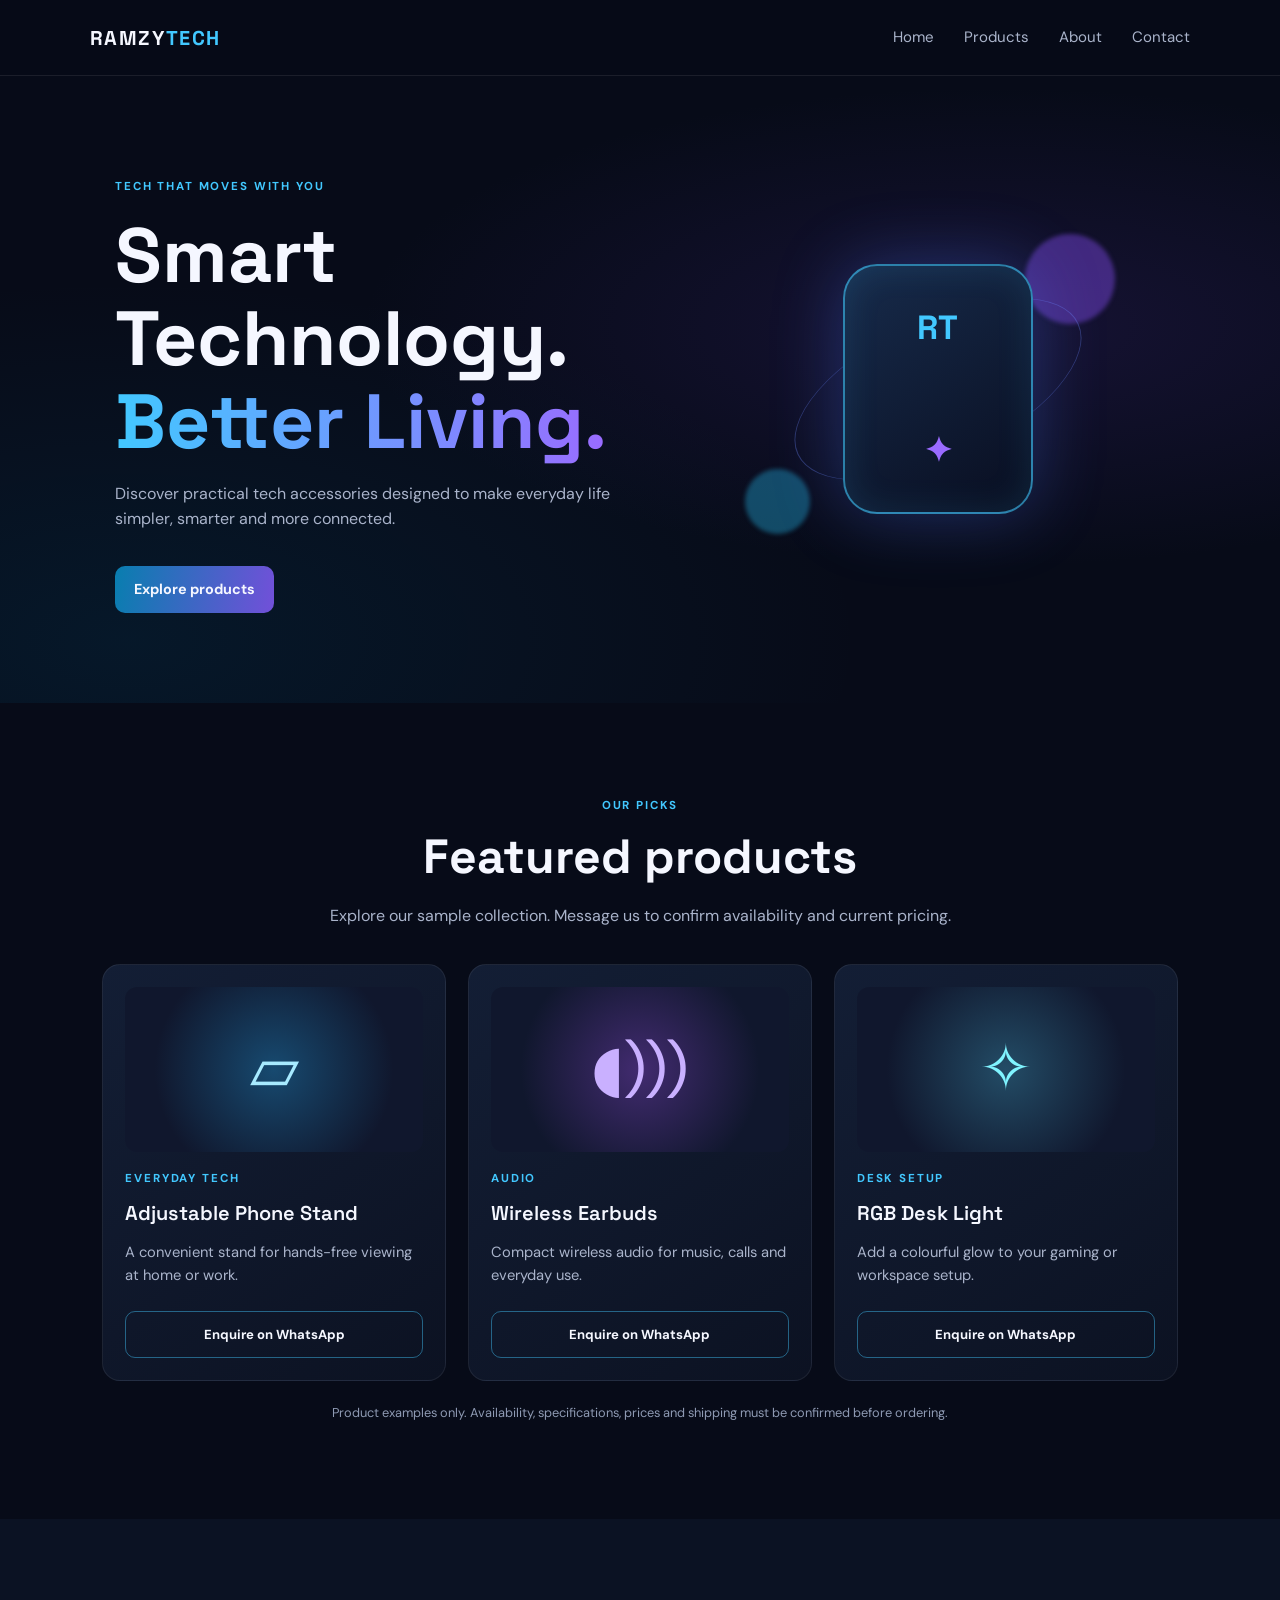
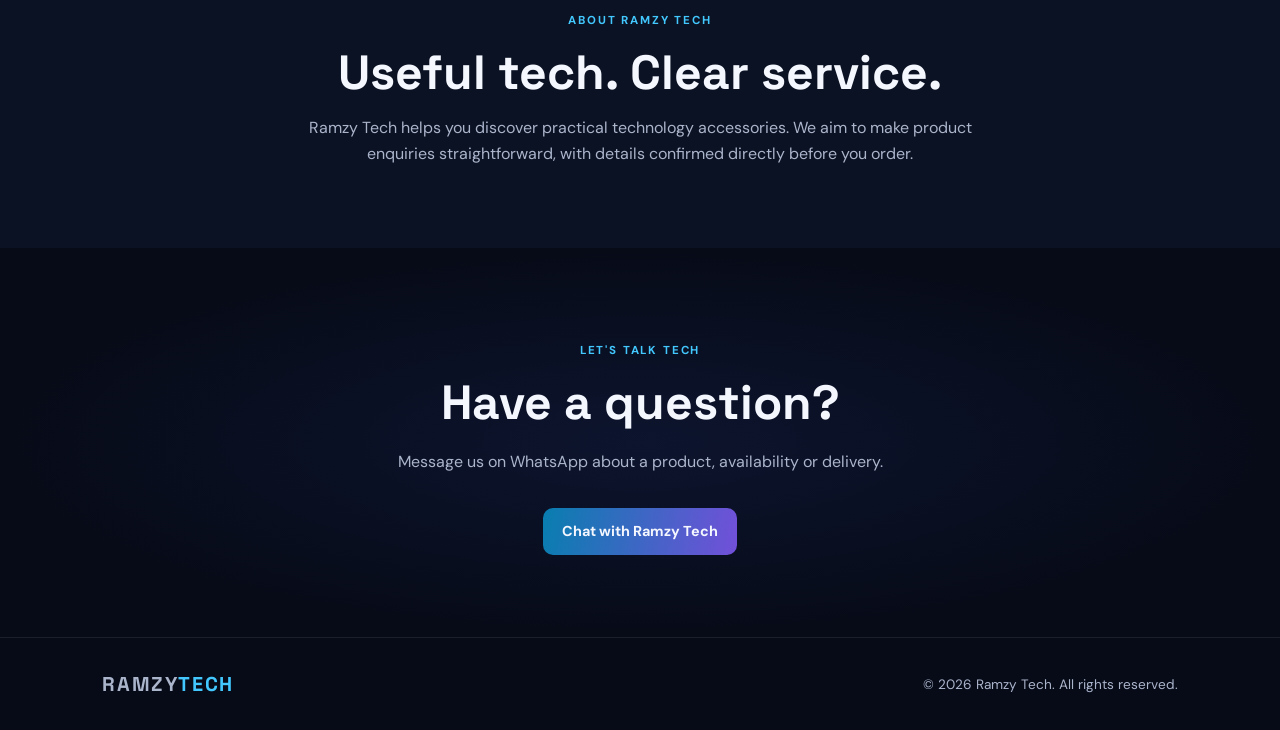
<file: index.html>
<!DOCTYPE html>
<html lang="en">
<head>
  <meta charset="UTF-8">
  <meta name="viewport" content="width=device-width, initial-scale=1.0">
  <meta name="description" content="Ramzy Tech — smart technology, better living. Explore useful tech accessories and enquire on WhatsApp.">
  <title>Ramzy Tech | Smart Technology. Better Living.</title>
  <link rel="stylesheet" href="styles.css">
</head>
<body>
  <header class="site-header">
    <a class="brand" href="#home">RAMZY<span>TECH</span></a>
    <button class="menu-toggle" aria-label="Toggle navigation" aria-expanded="false">☰</button>
    <nav class="nav">
      <a href="#home">Home</a><a href="#products">Products</a><a href="#about">About</a><a href="#contact">Contact</a>
    </nav>
  </header>

  <main>
    <section class="hero" id="home">
      <div class="hero-copy">
        <p class="eyebrow">TECH THAT MOVES WITH YOU</p>
        <h1>Smart Technology.<br><span>Better Living.</span></h1>
        <p>Discover practical tech accessories designed to make everyday life simpler, smarter and more connected.</p>
        <a class="button primary" href="#products">Explore products</a>
      </div>
      <div class="hero-art" aria-label="Abstract futuristic technology illustration">
        <div class="orb orb-one"></div><div class="orb orb-two"></div>
        <div class="device">RT<span>✦</span></div>
        <div class="orbit"></div>
      </div>
    </section>

    <section class="section" id="products">
      <div class="section-heading"><p class="eyebrow">OUR PICKS</p><h2>Featured products</h2><p>Explore our sample collection. Message us to confirm availability and current pricing.</p></div>
      <div class="product-grid">
        <article class="product-card"><div class="product-art stand">▱</div><p class="tag">EVERYDAY TECH</p><h3>Adjustable Phone Stand</h3><p>A convenient stand for hands-free viewing at home or work.</p><a class="button enquire" data-product="Adjustable Phone Stand" href="#">Enquire on WhatsApp</a></article>
        <article class="product-card"><div class="product-art buds">◖)))</div><p class="tag">AUDIO</p><h3>Wireless Earbuds</h3><p>Compact wireless audio for music, calls and everyday use.</p><a class="button enquire" data-product="Wireless Earbuds" href="#">Enquire on WhatsApp</a></article>
        <article class="product-card"><div class="product-art lamp">✧</div><p class="tag">DESK SETUP</p><h3>RGB Desk Light</h3><p>Add a colourful glow to your gaming or workspace setup.</p><a class="button enquire" data-product="RGB Desk Light" href="#">Enquire on WhatsApp</a></article>
      </div>
      <p class="notice">Product examples only. Availability, specifications, prices and shipping must be confirmed before ordering.</p>
    </section>

    <section class="section about" id="about"><p class="eyebrow">ABOUT RAMZY TECH</p><h2>Useful tech. Clear service.</h2><p>Ramzy Tech helps you discover practical technology accessories. We aim to make product enquiries straightforward, with details confirmed directly before you order.</p></section>

    <section class="section contact" id="contact"><p class="eyebrow">LET'S TALK TECH</p><h2>Have a question?</h2><p>Message us on WhatsApp about a product, availability or delivery.</p><a class="button primary" id="contact-whatsapp" href="#">Chat with Ramzy Tech</a></section>
  </main>

  <footer><a class="brand" href="#home">RAMZY<span>TECH</span></a><p>© <span id="year"></span> Ramzy Tech. All rights reserved.</p></footer>
  <script src="script.js"></script>
</body>
</html>
</file>
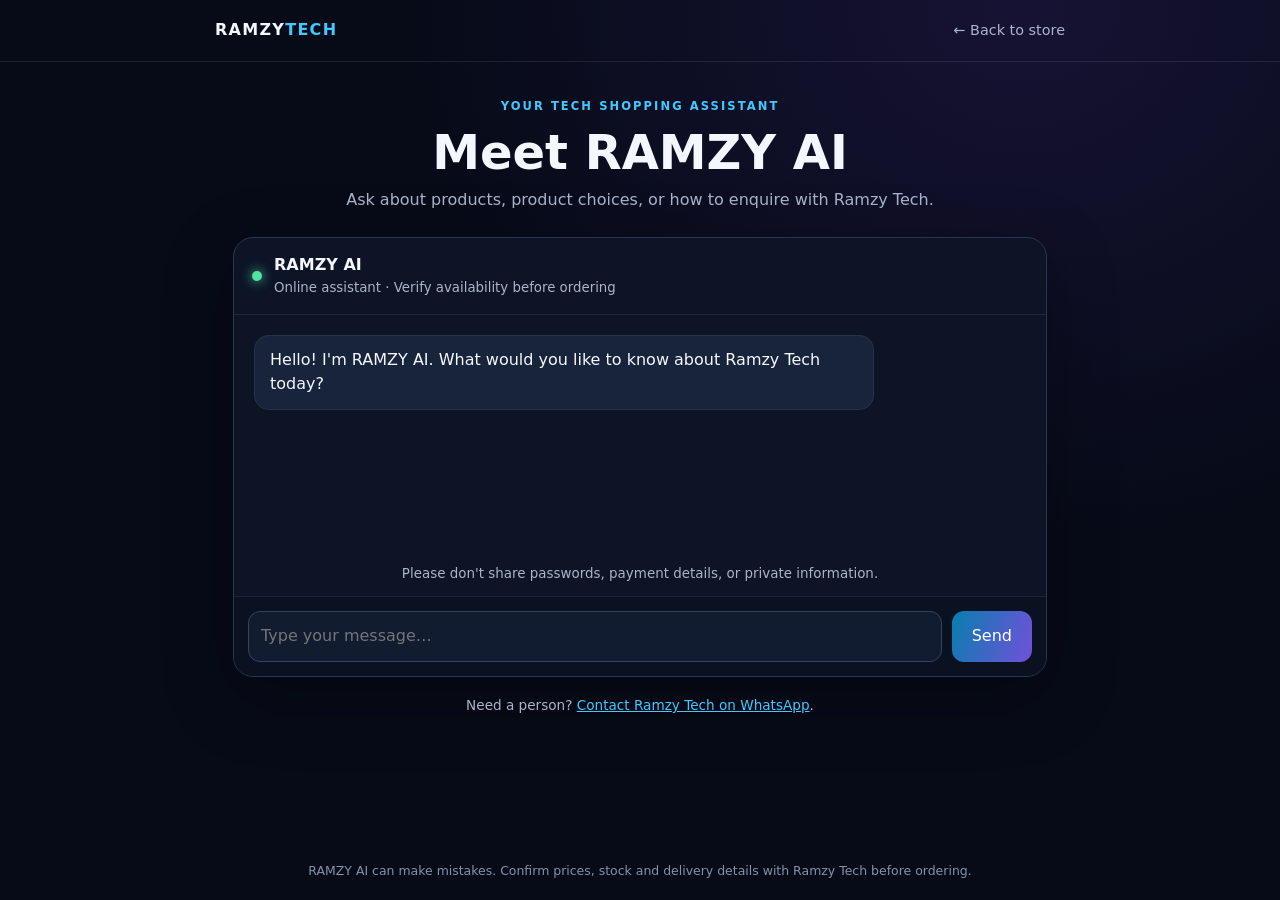
<file: assistant.html>
<!doctype html>
<html lang="en">
<head>
  <meta charset="utf-8">
  <meta name="viewport" content="width=device-width, initial-scale=1">
  <meta name="description" content="Chat with RAMZY AI, the Ramzy Tech product assistant.">
  <meta name="theme-color" content="#070b18">
  <title>RAMZY AI | Ramzy Tech</title>
  <style>
    :root{color-scheme:dark;--bg:#070b18;--panel:#10182b;--line:#263653;--text:#f5f7ff;--muted:#aab4cb;--blue:#42c8ff;--purple:#9a6bff}
    *{box-sizing:border-box}body{margin:0;min-height:100vh;background:radial-gradient(ellipse at 80% 0%,#34216b55,transparent 42%),var(--bg);color:var(--text);font:16px/1.55 system-ui,-apple-system,Segoe UI,sans-serif;display:flex;flex-direction:column}
    header{padding:18px max(20px,calc((100% - 850px)/2));border-bottom:1px solid #ffffff18;display:flex;align-items:center;justify-content:space-between;gap:16px}
    .brand{font-weight:800;letter-spacing:.08em;text-decoration:none;color:var(--text)}.brand span{color:var(--blue)}header a.back{color:var(--muted);text-decoration:none;font-size:.9rem}
    main{width:min(850px,100%);margin:36px auto;padding:0 18px;flex:1;display:flex;flex-direction:column}
    .intro{text-align:center;margin:0 0 24px}.eyebrow{color:var(--blue);font-size:.72rem;font-weight:800;letter-spacing:.18em}.intro h1{font-size:clamp(2rem,6vw,3rem);line-height:1.1;margin:10px 0}.intro p{color:var(--muted);margin:0}
    .chat{border:1px solid var(--line);border-radius:20px;background:#0d1527eF;box-shadow:0 20px 70px #0005;display:flex;flex-direction:column;min-height:440px;max-height:68vh;overflow:hidden}
    .chat-head{padding:15px 18px;border-bottom:1px solid #ffffff14;display:flex;align-items:center;gap:12px}.status{width:10px;height:10px;border-radius:50%;background:#50e3a4;box-shadow:0 0 12px #50e3a4}.chat-head small{display:block;color:var(--muted)}
    #messages{padding:20px;overflow-y:auto;display:flex;flex-direction:column;gap:14px;flex:1}.bubble{max-width:min(85%,620px);padding:12px 15px;border-radius:15px;white-space:pre-wrap;overflow-wrap:anywhere}.bot{align-self:flex-start;background:#17243c;border:1px solid #ffffff12}.user{align-self:flex-end;background:linear-gradient(110deg,#087eaf,#6046b9);color:white}.hint{color:var(--muted);font-size:.84rem;text-align:center;margin:0 18px 12px}
    form{display:flex;gap:10px;padding:14px;border-top:1px solid #ffffff14;background:#0a1120}textarea{resize:none;min-height:48px;max-height:120px;flex:1;border:1px solid #33445f;border-radius:12px;background:#111c30;color:var(--text);padding:12px;font:inherit;outline:none}textarea:focus{border-color:var(--blue)}button{border:0;border-radius:12px;padding:0 20px;background:linear-gradient(110deg,#087eaf,#7250d9);color:white;font-weight:750;font:inherit;cursor:pointer}button:disabled{opacity:.55;cursor:not-allowed}
    .below{text-align:center;color:var(--muted);font-size:.85rem;margin:18px 0}.below a{color:var(--blue)}footer{text-align:center;padding:20px;color:#8491aa;font-size:.78rem}
    @media(max-width:560px){main{margin:24px auto}.chat{min-height:55vh;max-height:68vh}form{padding:10px}button{padding:0 14px}.bubble{max-width:92%}}
  </style>
</head>
<body>
  <header><a class="brand" href="/">RAMZY<span>TECH</span></a><a class="back" href="/">← Back to store</a></header>
  <main>
    <section class="intro"><div class="eyebrow">YOUR TECH SHOPPING ASSISTANT</div><h1>Meet RAMZY AI</h1><p>Ask about products, product choices, or how to enquire with Ramzy Tech.</p></section>
    <section class="chat" aria-label="RAMZY AI chat">
      <div class="chat-head"><span class="status" aria-hidden="true"></span><div><strong>RAMZY AI</strong><small>Online assistant · Verify availability before ordering</small></div></div>
      <div id="messages" role="log" aria-live="polite"><div class="bubble bot">Hello! I'm RAMZY AI. What would you like to know about Ramzy Tech today?</div></div>
      <p class="hint">Please don't share passwords, payment details, or private information.</p>
      <form id="chat-form"><textarea id="message" maxlength="4000" rows="1" placeholder="Type your message…" aria-label="Your message" required></textarea><button id="send" type="submit">Send</button></form>
    </section>
    <p class="below">Need a person? <a href="https://wa.me/2348104734570" target="_blank" rel="noopener noreferrer">Contact Ramzy Tech on WhatsApp</a>.</p>
  </main>
  <footer>RAMZY AI can make mistakes. Confirm prices, stock and delivery details with Ramzy Tech before ordering.</footer>
  <script src="/assistant.js" defer></script>
</body>
</html>
</file>
<file: styles.css>
@import url('https://fonts.googleapis.com/css2?family=DM+Sans:wght@400;500;600;700&family=Space+Grotesk:wght@500;600;700&display=swap');
:root{--bg:#070b18;--panel:#10182b;--text:#f5f7ff;--muted:#aab4cb;--blue:#42c8ff;--purple:#9a6bff}
*{box-sizing:border-box}html{scroll-behavior:smooth}body{margin:0;background:var(--bg);color:var(--text);font-family:'DM Sans',sans-serif;line-height:1.6}a{color:inherit;text-decoration:none}.site-header{height:76px;display:flex;align-items:center;justify-content:space-between;padding:0 7%;border-bottom:1px solid #ffffff15;background:#070b18eF;position:sticky;top:0;z-index:5;backdrop-filter:blur(14px)}.brand{font-family:'Space Grotesk',sans-serif;font-size:1.25rem;font-weight:700;letter-spacing:.08em}.brand span{color:var(--blue)}.nav{display:flex;gap:30px;color:var(--muted);font-size:.94rem}.nav a:hover{color:var(--blue)}.menu-toggle{display:none;background:none;border:0;color:white;font-size:1.6rem}.hero{min-height:570px;padding:90px 9%;display:grid;grid-template-columns:1.1fr .9fr;align-items:center;gap:40px;background:radial-gradient(ellipse at 78% 40%,#34216b55,transparent 45%),radial-gradient(ellipse at 10% 90%,#006c9b22,transparent 45%)}.eyebrow,.tag{color:var(--blue);font-weight:700;letter-spacing:.16em;font-size:.72rem}.hero h1{font:700 clamp(2.8rem,6vw,5rem)/1.08 'Space Grotesk',sans-serif;margin:18px 0}.hero h1 span{background:linear-gradient(90deg,var(--blue),var(--purple));-webkit-background-clip:text;background-clip:text;color:transparent}.hero-copy>p:not(.eyebrow){color:var(--muted);max-width:520px}.button{display:inline-flex;justify-content:center;align-items:center;padding:12px 19px;border:1px solid #42c8ff70;border-radius:10px;font-weight:700;font-size:.9rem;transition:.2s}.button:hover{transform:translateY(-2px);box-shadow:0 8px 30px #42c8ff25}.primary{background:linear-gradient(100deg,#087eaf,#7250d9);border:0;margin-top:18px}.hero-art{height:350px;position:relative;display:grid;place-items:center}.device{width:190px;height:250px;border:2px solid #42c8ff99;border-radius:34px;background:linear-gradient(145deg,#172b4b,#090e20);box-shadow:0 0 70px #4e7dff50,inset 0 0 35px #42c8ff20;display:grid;place-items:center;font:700 2.1rem 'Space Grotesk';color:var(--blue);z-index:2}.device span{color:var(--purple)}.orb{position:absolute;border-radius:50%;filter:blur(2px)}.orb-one{width:90px;height:90px;background:#8c52ff66;top:20px;right:50px}.orb-two{width:65px;height:65px;background:#28c8ff55;bottom:30px;left:35px}.orbit{position:absolute;width:310px;height:310px;border:1px solid #6c86ff55;border-radius:50%;transform:rotate(-25deg) scaleY(.45)}.section{padding:82px 8%;}.section-heading{text-align:center;max-width:650px;margin:0 auto 35px}.section h2{font:700 clamp(2rem,4vw,3rem) 'Space Grotesk';margin:8px 0 12px}.section-heading>p:last-child,.about>p:last-child,.contact>p:not(.eyebrow){color:var(--muted)}.product-grid{display:grid;grid-template-columns:repeat(3,1fr);gap:22px}.product-card{background:linear-gradient(145deg,#131e35,#0c1222);border:1px solid #ffffff12;border-radius:18px;padding:22px}.product-art{height:165px;border-radius:12px;display:grid;place-items:center;font-size:4rem;color:#a7eaff;background:radial-gradient(circle,#174a70,#10172d 70%);margin-bottom:18px}.buds{background:radial-gradient(circle,#422b70,#10172d 70%);color:#c9b0ff}.lamp{background:radial-gradient(circle,#234c66,#10172d 70%);color:#80f4ff}.product-card h3{font:600 1.25rem 'Space Grotesk';margin:4px 0}.product-card p:not(.tag){color:var(--muted);font-size:.92rem;min-height:48px}.enquire{margin-top:8px;width:100%;font-size:.82rem}.notice{color:#8e9ab3;font-size:.8rem;text-align:center;margin-top:22px}.about{background:#0b1223;text-align:center}.about>p:last-child{max-width:720px;margin:0 auto}.contact{text-align:center;background:radial-gradient(ellipse at center,#18275a55,transparent 70%)}footer{padding:30px 8%;display:flex;align-items:center;justify-content:space-between;border-top:1px solid #ffffff15;color:var(--muted);font-size:.85rem}footer p{margin:0}
@media(max-width:760px){.site-header{height:66px;padding:0 5%}.menu-toggle{display:block}.nav{display:none;position:absolute;top:65px;left:0;right:0;padding:20px 7%;background:#0b1223;flex-direction:column;gap:16px;border-bottom:1px solid #ffffff20}.nav.open{display:flex}.hero{padding:65px 7%;grid-template-columns:1fr;text-align:center}.hero-copy>p:not(.eyebrow){margin:0 auto}.hero-art{height:270px}.device{width:150px;height:200px}.orbit{width:250px;height:250px}.section{padding:65px 6%}.product-grid{grid-template-columns:1fr}.product-card p:not(.tag){min-height:0}footer{flex-direction:column;gap:12px;text-align:center}}
</file>
